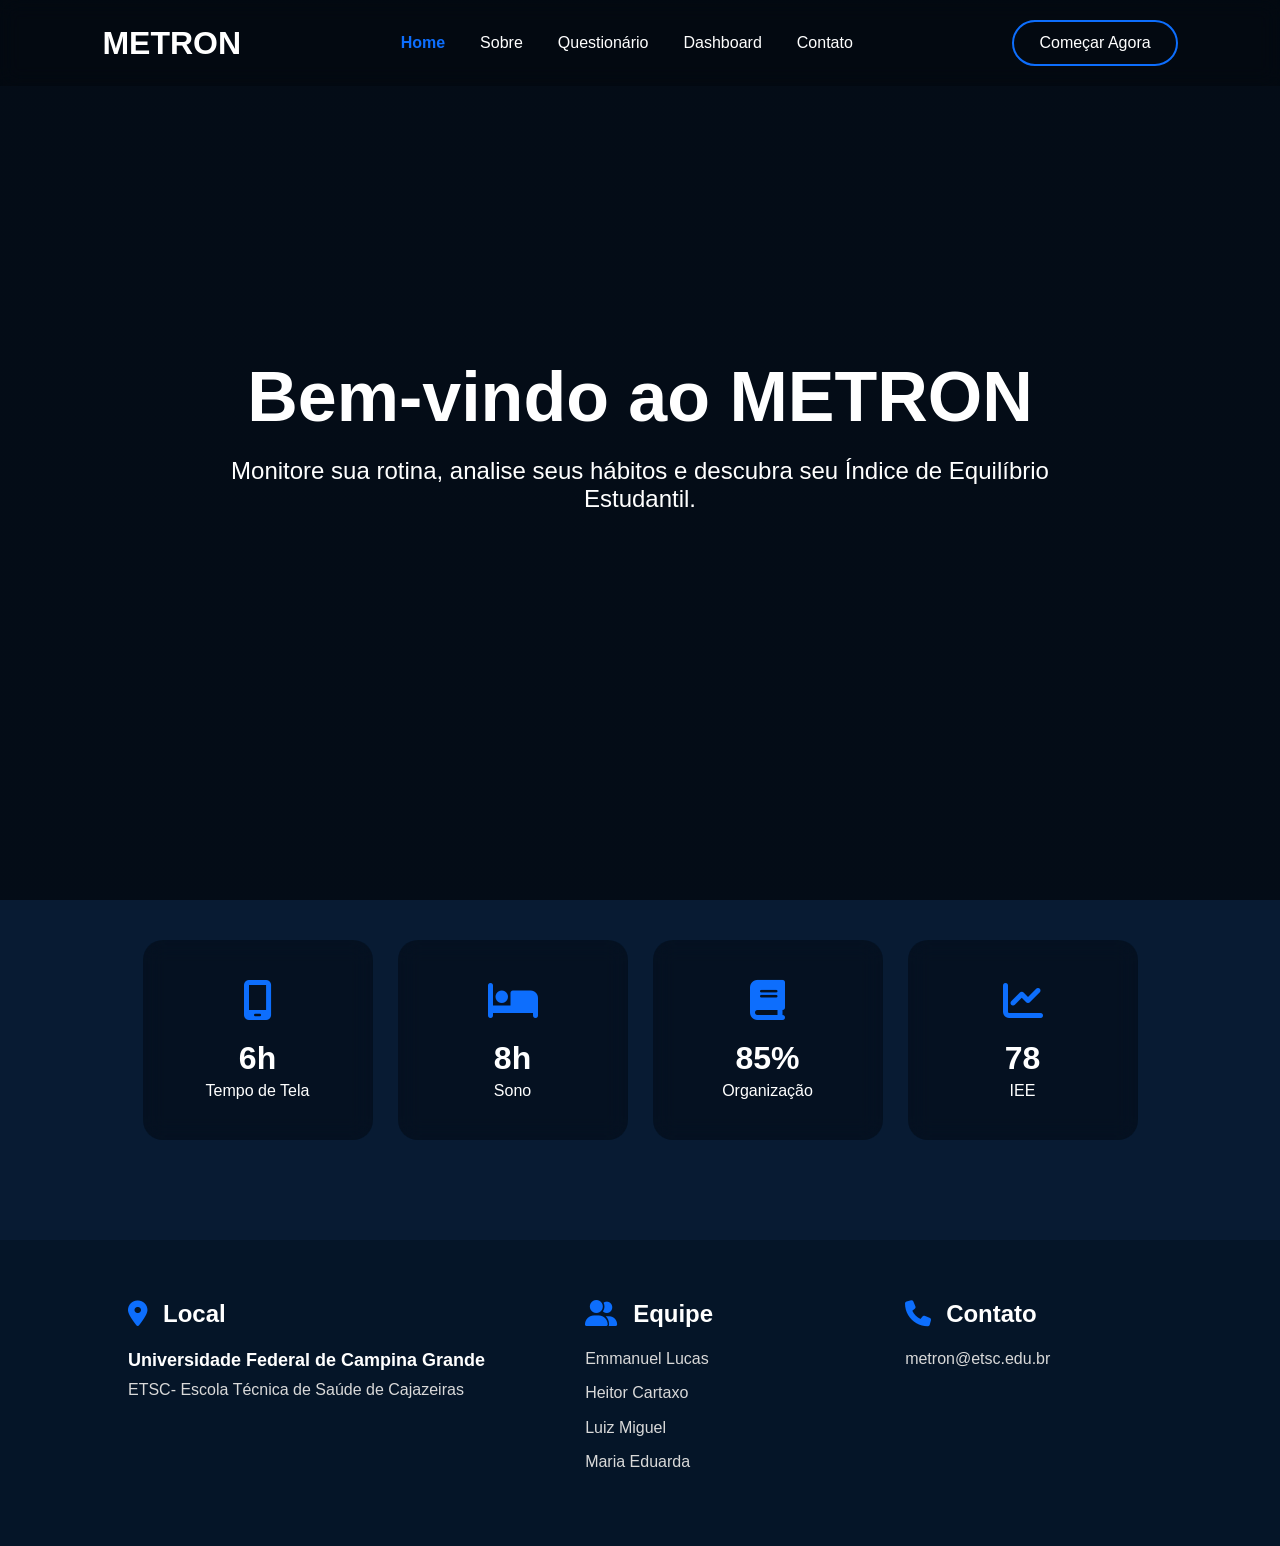
<file: index.html>
<!DOCTYPE html>
<html lang="pt-BR">
<head>
    <meta charset="UTF-8">
    <meta name="viewport" content="width=device-width, initial-scale=1.0">
    <title>METRON</title>

    <link rel="stylesheet" href="css/style.css">

    <link
    rel="stylesheet"
    href="https://cdnjs.cloudflare.com/ajax/libs/font-awesome/6.5.2/css/all.min.css">
 
    
</head>

<body>

<header>
    <div class="logo">METRON</div>

    <nav>
        <a href="index.html" style="color: #0d6efd; font-weight: bold;">Home</a>
        <a href="sobre.html">Sobre</a>
        <a href="formulario.html">Questionário</a>
        <a href="dashboard.html">Dashboard</a>
        <a href="#contato">Contato</a>
    </nav>

     <a href="formulario.html" class="btn-header">Começar Agora</a>
</header>

<section class="hero">

    <div class="overlay"></div>

    <div class="hero-content">

        <h1>Bem-vindo ao METRON</h1>

        <p>
            Monitore sua rotina, analise seus hábitos e descubra
            seu Índice de Equilíbrio Estudantil.
        </p>

        

    </div>

</section>

<section class="cards-home">

    <div class="card-home">
        <i class="fa-solid fa-mobile-screen"></i>
        <h2>6h</h2>
        <p>Tempo de Tela</p>
    </div>

    <div class="card-home">
        <i class="fa-solid fa-bed"></i>
        <h2>8h</h2>
        <p>Sono</p>
    </div>

    <div class="card-home">
        <i class="fa-solid fa-book"></i>
        <h2>85%</h2>
        <p>Organização</p>
    </div>

    <div class="card-home">
        <i class="fa-solid fa-chart-line"></i>
        <h2>78</h2>
        <p>IEE</p>
    </div>

</section>



<footer id="contato">

    <div class="footer-box">
            <div class="box-header">
                <i class="fa-solid fa-location-dot"></i>
                <h3>Local</h3>
            </div>
            <p class="texto-destaque">Universidade Federal de Campina Grande</p>
            <p>ETSC- Escola Técnica de Saúde de Cajazeiras</p>
        </div>

        <div class="footer-box">
            <div class="box-header">
                <i class="fa-solid fa-user-group"></i>
                <h3>Equipe</h3>
            </div>
            <p>Emmanuel Lucas</p>
            <p>Heitor Cartaxo</p>
            <p>Luiz Miguel</p>
            <p>Maria Eduarda</p>
        </div>

        <div class="footer-box">
            <div class="box-header">
                <i class="fa-solid fa-phone"></i>
                <h3>Contato</h3>
            </div>
            <p>metron@etsc.edu.br</p>
        </div>

</footer>

</body>
</html>
</file>
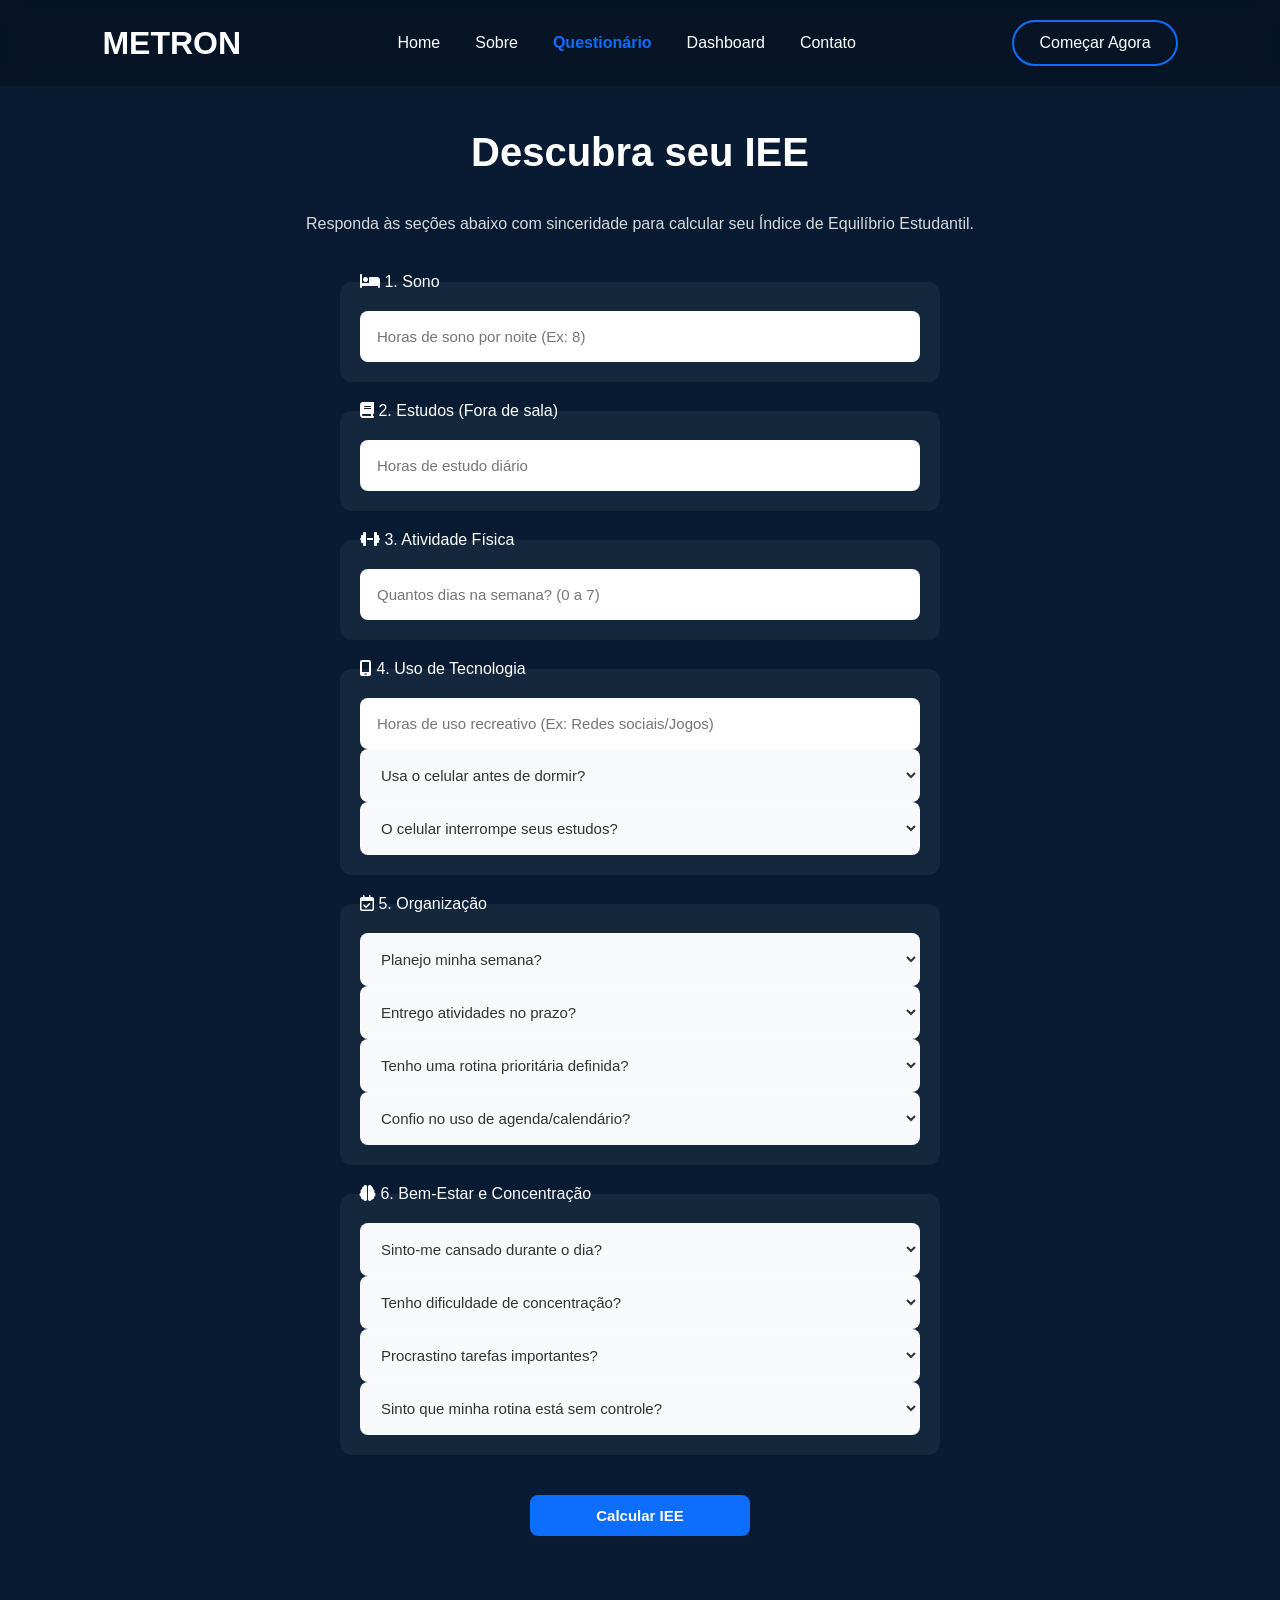
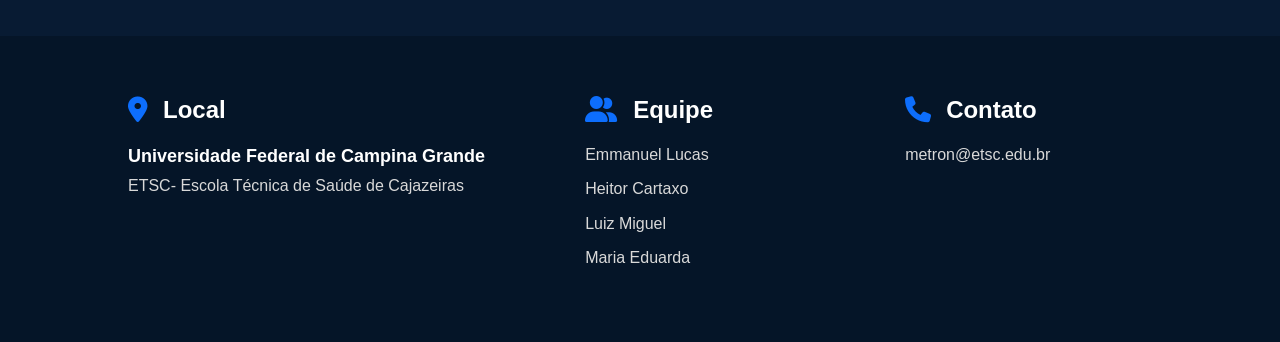
<file: formulario.html>
<!DOCTYPE html>
<html lang="pt-br">
<head>
    <meta charset="UTF-8">
    <meta name="viewport" content="width=device-width, initial-scale=1.0">
    <title>Questionário - METRON</title>
    <link rel="stylesheet" href="https://cdnjs.cloudflare.com/ajax/libs/font-awesome/6.4.0/css/all.min.css">
    <link rel="stylesheet" href="css/style.css">
</head>
<body>

    <header>
        <div class="logo">METRON</div>
        <nav>
            <a href="index.html">Home</a>
            <a href="sobre.html">Sobre</a>
            <a href="formulario.html" style="color: #0d6efd; font-weight: bold;">Questionário</a>
            <a href="dashboard.html">Dashboard</a>
            <a href="#contato">Contato</a>
        </nav>
        <a href="formulario.html" class="btn-header">Começar Agora</a>
    </header>

    <main class="questionario-container">
        <h1 class="titulo-questionario">Descubra seu IEE</h1>
        <p style="text-align: center; margin-bottom: 40px; color: #d9d9d9;">
            Responda às seções abaixo com sinceridade para calcular seu Índice de Equilíbrio Estudantil.
        </p>
        
        <form id="form-iee" class="form-estilizado">
            
            <fieldset>
                <legend><i class="fa-solid fa-bed"></i> 1. Sono</legend>
                <input type="number" id="sono" placeholder="Horas de sono por noite (Ex: 8)" min="0" max="24" required>
            </fieldset>

            <fieldset>
                <legend><i class="fa-solid fa-book"></i> 2. Estudos (Fora de sala)</legend>
                <input type="number" id="estudos" placeholder="Horas de estudo diário" min="0" max="24" required>
            </fieldset>

            <fieldset>
                <legend><i class="fa-solid fa-dumbbell"></i> 3. Atividade Física</legend>
                <input type="number" id="fisica" placeholder="Quantos dias na semana? (0 a 7)" min="0" max="7" required>
            </fieldset>

            <fieldset>
                <legend><i class="fa-solid fa-mobile-screen"></i> 4. Uso de Tecnologia</legend>
                <input type="number" id="tec_rec" placeholder="Horas de uso recreativo (Ex: Redes sociais/Jogos)" min="0" max="24" required>
                
                <select id="tec_dormir" required>
                    <option value="" disabled selected>Usa o celular antes de dormir?</option>
                    <option value="0">Nunca</option>
                    <option value="5">Raramente</option>
                    <option value="10">Às vezes</option>
                    <option value="15">Frequentemente</option>
                    <option value="20">Sempre</option>
                </select>

                <select id="tec_interrupcao" required>
                    <option value="" disabled selected>O celular interrompe seus estudos?</option>
                    <option value="0">Nunca</option>
                    <option value="10">Raramente</option>
                    <option value="20">Às vezes</option>
                    <option value="35">Frequentemente</option>
                    <option value="50">Sempre</option>
                </select>
            </fieldset>

            <fieldset>
                <legend><i class="fa-regular fa-calendar-check"></i> 5. Organização</legend>
                <select id="org1" required><option value="" disabled selected>Planejo minha semana?</option><option value="1">Nunca</option><option value="2">Raramente</option><option value="3">Às vezes</option><option value="4">Frequentemente</option><option value="5">Sempre</option></select>
                <select id="org2" required><option value="" disabled selected>Entrego atividades no prazo?</option><option value="1">Nunca</option><option value="2">Raramente</option><option value="3">Às vezes</option><option value="4">Frequentemente</option><option value="5">Sempre</option></select>
                <select id="org3" required><option value="" disabled selected>Tenho uma rotina prioritária definida?</option><option value="1">Nunca</option><option value="2">Raramente</option><option value="3">Às vezes</option><option value="4">Frequentemente</option><option value="5">Sempre</option></select>
                <select id="org4" required><option value="" disabled selected>Confio no uso de agenda/calendário?</option><option value="1">Nunca</option><option value="2">Raramente</option><option value="3">Às vezes</option><option value="4">Frequentemente</option><option value="5">Sempre</option></select>
            </fieldset>

            <fieldset>
                <legend><i class="fa-solid fa-brain"></i> 6. Bem-Estar e Concentração</legend>
                <select id="bem1" required><option value="" disabled selected>Sinto-me cansado durante o dia?</option><option value="5">Nunca</option><option value="4">Raramente</option><option value="3">Às vezes</option><option value="2">Frequentemente</option><option value="1">Sempre</option></select>
                <select id="bem2" required><option value="" disabled selected>Tenho dificuldade de concentração?</option><option value="5">Nunca</option><option value="4">Raramente</option><option value="3">Às vezes</option><option value="2">Frequentemente</option><option value="1">Sempre</option></select>
                <select id="bem3" required><option value="" disabled selected>Procrastino tarefas importantes?</option><option value="5">Nunca</option><option value="4">Raramente</option><option value="3">Às vezes</option><option value="2">Frequentemente</option><option value="1">Sempre</option></select>
                <select id="bem4" required><option value="" disabled selected>Sinto que minha rotina está sem controle?</option><option value="5">Nunca</option><option value="4">Raramente</option><option value="3">Às vezes</option><option value="2">Frequentemente</option><option value="1">Sempre</option></select>
            </fieldset>
            
            <button type="button" onclick="calcularIEE()">Calcular IEE</button>
        </form>

        <div id="resultado-iee" class="resultado-box" style="display: none;">
            <h2>Seu IEE é: <span id="valor-iee">0</span></h2>
            <p id="texto-interpretacao" style="margin-top:10px; font-size:18px; font-weight:bold;"></p>
        </div>
    </main>
    <footer id="contato">
        <div class="footer-box">
            <div class="box-header">
                <i class="fa-solid fa-location-dot"></i>
                <h3>Local</h3>
            </div>
            <p class="texto-destaque">Universidade Federal de Campina Grande</p>
            <p>ETSC- Escola Técnica de Saúde de Cajazeiras</p>
        </div>

        <div class="footer-box">
            <div class="box-header">
                <i class="fa-solid fa-user-group"></i>
                <h3>Equipe</h3>
            </div>
            <p>Emmanuel Lucas</p>
            <p>Heitor Cartaxo</p>
            <p>Luiz Miguel</p>
            <p>Maria Eduarda</p>
        </div>

        <div class="footer-box">
            <div class="box-header">
                <i class="fa-solid fa-phone"></i>
                <h3>Contato</h3>
            </div>
            <p>metron@etsc.edu.br</p>
        </div>
    </footer>
<script src="js/carcularIEE.js"></script>
</body>
</html>
</file>
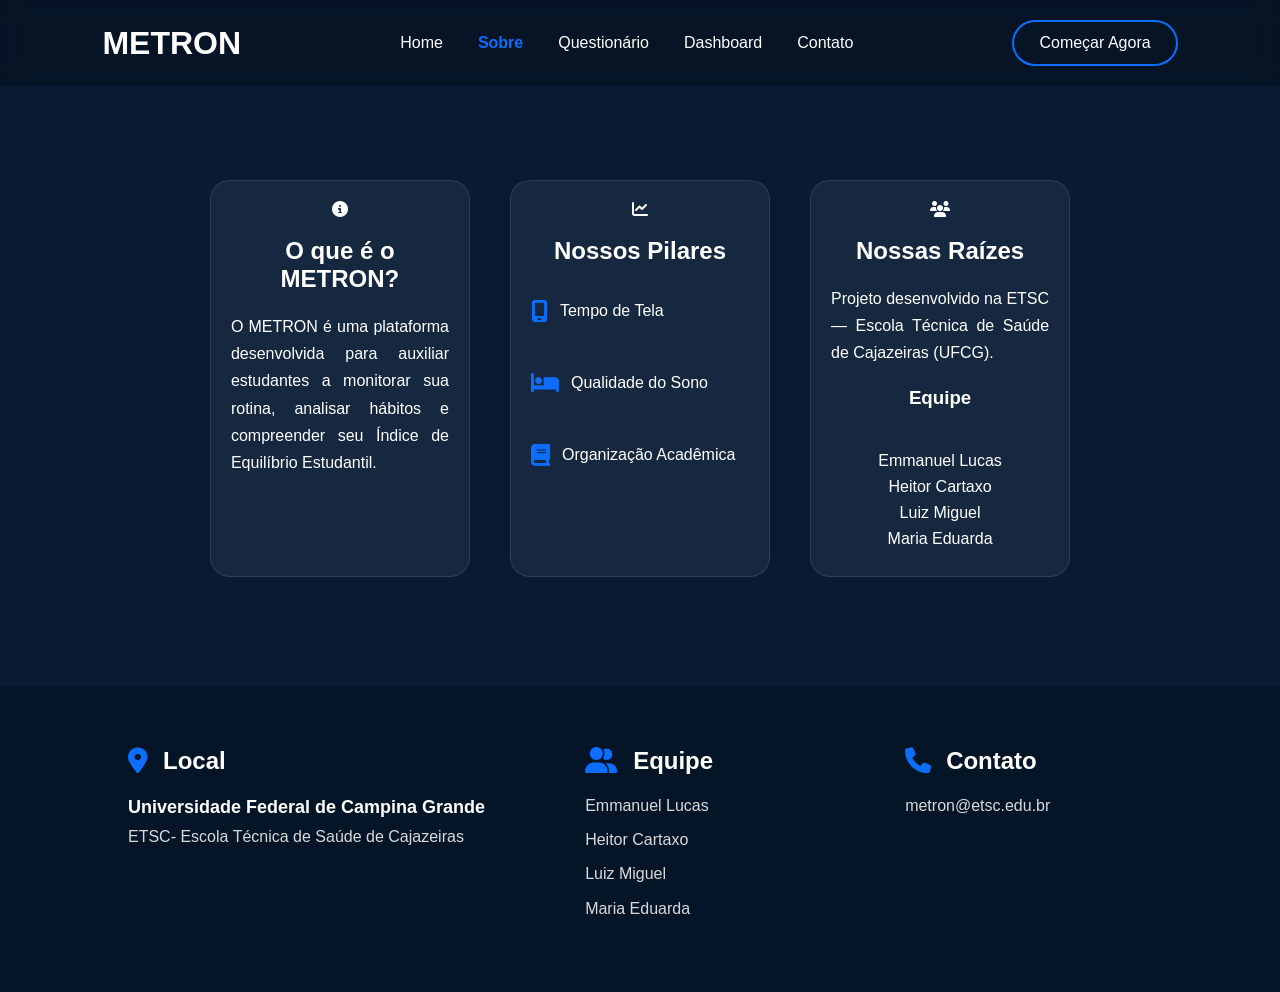
<file: sobre.html>
<!DOCTYPE html>
<html lang="pt-br">
<head>
    <meta charset="UTF-8">
    <meta name="viewport" content="width=device-width, initial-scale=1.0">
    <title>Sobre - METRON</title>
    <link rel="stylesheet" href="https://cdnjs.cloudflare.com/ajax/libs/font-awesome/6.4.0/css/all.min.css">
    <link rel="stylesheet" href="css/style.css">
</head>
<body>

    <header>
        <div class="logo">METRON</div>
        <nav>
            <a href="index.html" >Home</a>
            <a href="sobre.html" style="color: #0d6efd; font-weight: bold;">Sobre</a>
            <a href="formulario.html">Questionário</a>
            <a href="dashboard.html">Dashboard</a>
            <a href="#contato">Contato</a>
        </nav>
         <a href="formulario.html" class="btn-header">Começar Agora</a>
    </header>

<section class="sobre-container">

    <div class="cards">

        <div class="card">

            <i class="fa-solid fa-circle-info"></i>

            <h2>O que é o METRON?</h2>

            <p class="descricao-metron">
                O METRON é uma plataforma desenvolvida para auxiliar estudantes
                a monitorar sua rotina, analisar hábitos e compreender seu
                Índice de Equilíbrio Estudantil.
            </p>

        </div>

        <div class="card">

            <i class="fa-solid fa-chart-line"></i>

            <h2>Nossos Pilares</h2>

            <div class="pilar">
                <i class="fa-solid fa-mobile-screen"></i>
                <span>Tempo de Tela</span>
            </div>

            <div class="pilar">
                <i class="fa-solid fa-bed"></i>
                <span>Qualidade do Sono</span>
            </div>

            <div class="pilar">
                <i class="fa-solid fa-book"></i>
                <span>Organização Acadêmica</span>
            </div>

        </div>

        <div class="card">

            <i class="fa-solid fa-users"></i>

            <h2>Nossas Raízes</h2>

            <p class="descricao-metron">
                Projeto desenvolvido na ETSC —
                Escola Técnica de Saúde de Cajazeiras (UFCG).
            </p>

            <h3>Equipe</h3>

            <ul class="equipe">
                <li>Emmanuel Lucas</li>
                <li>Heitor Cartaxo</li>
                <li>Luiz Miguel</li>
                <li>Maria Eduarda</li>
            </ul>

        </div>

    </div>

</section>

<footer id="contato">
        <div class="footer-box">
            <div class="box-header">
                <i class="fa-solid fa-location-dot"></i>
                <h3>Local</h3>
            </div>
            <p class="texto-destaque">Universidade Federal de Campina Grande</p>
            <p>ETSC- Escola Técnica de Saúde de Cajazeiras</p>
        </div>

        <div class="footer-box">
            <div class="box-header">
                <i class="fa-solid fa-user-group"></i>
                <h3>Equipe</h3>
            </div>
            <p>Emmanuel Lucas</p>
            <p>Heitor Cartaxo</p>
            <p>Luiz Miguel</p>
            <p>Maria Eduarda</p>
        </div>

        <div class="footer-box">
            <div class="box-header">
                <i class="fa-solid fa-phone"></i>
                <h3>Contato</h3>
            </div>
            <p>metron@etsc.edu.br</p>
        </div>
    </footer>

</body>
</html>
</file>
<file: css/style.css>
* {
    margin: 0;
    padding: 0;
    box-sizing: border-box;
    font-family: 'Segoe UI', sans-serif;
}

body {
    background: #081b33;
    color: white;
}

/* =========================================
   HEADER
   ========================================= */

header {
    width: 100%;
    padding: 20px 8%;
    display: flex;
    justify-content: space-between;
    align-items: center;
    position: fixed;
    top: 0;
    z-index: 1000;
    background: rgba(0,0,0,.25);
    backdrop-filter: blur(10px);
}

.logo {
    font-size: 32px;
    font-weight: bold;
    color: white;
}

nav {
    display: flex;
    gap: 35px;
}

nav a {
    text-decoration: none;
    color: white;
    transition: .3s;
}

nav a:hover {
    color: #0d6efd;
}

.btn-header {
    padding: 12px 25px;
    border: 2px solid #0d6efd;
    background: transparent;
    color: white;
    border-radius: 30px;
    cursor: pointer;
    text-decoration: none;
    display: inline-block;
}

/* =========================================
   HERO
   ========================================= */

.hero {
    height: 100vh;
    background: linear-gradient(rgba(0,0,0,.55), rgba(0,0,0,.55)), url("https://images.unsplash.com/photo-1522202176988-66273c2fd55f");
    background-size: cover;
    background-position: center;
    display: flex;
    justify-content: center;
    align-items: center;
    text-align: center;
}

.hero-content {
    width: 70%;
}

.hero h1 {
    font-size: 70px;
    margin-bottom: 20px;
}

.hero p {
    font-size: 24px;
    margin-bottom: 30px;
}

.hero button {
    padding: 15px 35px;
    border: none;
    border-radius: 30px;
    background: #0d6efd;
    color: white;
    font-size: 18px;
    cursor: pointer;
}

/* =========================================
   CARDS
   ========================================= */

.card-home{
    width: 230px;
    height: 200px;

    background: rgba(0,0,0,0.35);
    backdrop-filter: blur(10px);

    border-radius: 20px;

    display: flex;
    flex-direction: column;
    justify-content: center;
    align-items: center;

    transition: .4s;
}

.cards-home{
    display: flex;
    justify-content: center;
    gap: 25px;
    flex-wrap: wrap;
    margin-top: 40px;
    margin-bottom:100px;
}

.card-home i{
    font-size: 40px;
    color: #0D6EFD;
    margin-bottom: 15px;
}

.card-home h2{
    font-size: 32px;
    font-weight: 700;
    margin: 5px 0;
}

.card-home p{
    font-size: 16px;
    margin: 0;
}

/* =========================================
   SEÇÕES GERAIS
   ========================================= */

.sobre,
.formulario,
.dashboard {
    padding: 80px 10%;
    text-align: center;
}

.sobre h2,
.formulario h2,
.dashboard h2 {
    font-size: 40px;
    margin-bottom: 25px;
}

.sobre p {
    max-width: 900px;
    margin: auto;
    line-height: 1.8;
}

/* =========================================
   FORMULÁRIO
   ========================================= */

form {
    max-width: 600px;
    margin: auto;
    display: flex;
    flex-direction: column;
    gap: 20px;
}

form input {
    padding: 15px;
    border: none;
    border-radius: 10px;
}

form button {
    padding: 15px;
    border: none;
    border-radius: 10px;
    background: #0d6efd;
    color: white;
    cursor: pointer;
}



/* =========================================
   PÁGINA: SOBRE (Exclusivo da página sobre.html)
   ========================================= */
/* Container principal */
.sobre-container {
    padding: 120px 10% 50px;
    text-align: center;
}
.cards {
    max-width:1200px;
    margin:0 auto;
    max-width:1200px;
    margin:0 auto;
    padding:60px 8%;
    display: flex;
    justify-content: center;
    align-items:stretch;
    gap: 40px;
    flex-wrap: wrap;
}

.card {
    flex:1;
    width:280px;
    background: rgba(255,255,255,0.06);
    border: 1px solid rgba(255,255,255,0.1);
    border-radius: 20px;
    padding: 20px;
    display: flex;
    flex-direction: column;
    align-items: center;
    text-align: center;
    gap: 20px;
}

.descricao-metron{
    text-align: justify;
    text-justify: inter-word;
    line-height: 1.7;
}
.pilar{
    display:flex;
    align-items:center;
    gap:12px;

    width:100%;
    margin:15px 0;
}

.pilar i{
    color:#0D6EFD;
    font-size:22px;
    
}

.equipe{
    list-style:none;
    margin-top:15px;
}

.equipe li{
    margin:8px 0;
}

/* =========================================
   PÁGINA: QUESTIONÁRIO
   ========================================= */

.questionario-container {
    padding: 130px 5% 80px; /* Espaço pro cabeçalho fixo */
    max-width: 800px;
    margin: 0 auto;
    min-height: 80vh;
}

.titulo-questionario {
    text-align: center;
    font-size: 40px;
    color: #ffffff;
    margin-bottom: 40px;
    font-weight: bold;
}

.form-estilizado {
    display: grid;
    grid-template-columns: 1fr 1fr; /* Divide em duas colunas */
    gap: 20px;
    margin-top: 30px;
}

.form-estilizado input, 
.form-estilizado select {
    width: 100%;
    padding: 16px;
    border-radius: 8px;
    border: 1px solid rgba(255,255,255,0.1);
    background: #ffffff;
    color: #333;
    font-size: 15px;
    outline: none;
    transition: 0.3s;
}

fieldset {
    grid-column: span 2;
    border: none;
    background: rgba(255, 255, 255, 0.05);
    padding: 20px;
    border-radius: 12px;
}

.form-estilizado input:focus {
    border-color: #0d6efd;
    box-shadow: 0 0 8px rgba(13, 110, 253, 0.3);
}


.form-estilizado select {
    background-color: #f8f9fa;
    cursor: pointer;
}

.form-estilizado button {
    display: block;          
    grid-column: span 2;     
    width: 220px;            
    margin: 20px auto;       
    padding: 12px 0;         
    font-size: 15px;         
    font-weight: 600;       
    background-color: #0d6efd;
    color: #ffffff;
    border: none;
    border-radius: 8px;      
    cursor: pointer;
    transition: all 0.3s ease;
}


.form-estilizado button:hover {
    background-color: #0b5ed7;
    transform: translateY(-2px); /* Efeito suave de subida */
    box-shadow: 0 4px 8px rgba(13, 110, 253, 0.2);
}

.resultado-box {
    margin-top: 40px;
    text-align: center;
    background: rgba(255, 255, 255, 0.08);
    backdrop-filter: blur(15px);
    padding: 30px;
    border-radius: 15px;
}

.resultado-box h2 {
    color: #ffffff;
    font-size: 35px;
}

.resultado-box span {
    color: #0d6efd;
    font-weight: bold;
}

/* =========================================
   PÁGINA: DASHBOARD
   ========================================= */

.dashboard-container {
    padding: 120px 5% 50px;
    max-width: 1000px;
    margin: 0 auto;
}

.dashboard-header {
    text-align: center;
    margin-bottom: 40px;
}

.dashboard-header h1 {
    font-size: 36px;
    color: #ffffff;
}

.dashboard-header p {
    color: #a0a0a0;
    font-size: 16px;
}

/* Grid de Cards do Dashboard */
.dashboard-grid {
    display: grid;
    grid-template-columns: 1fr 1fr;
    gap: 30px;
    align-items: start;
}

.dash-card {
    background: rgba(255, 255, 255, 0.05);
    padding: 30px;
    border-radius: 15px;
    border: 1px solid rgba(255, 255, 255, 0.1);
    box-shadow: 0 10px 30px rgba(0, 0, 0, 0.2);
}

.dash-card h3 {
    color: #0d6efd;
    margin-bottom: 25px;
    font-size: 20px;
    border-bottom: 1px solid rgba(255,255,255,0.1);
    padding-bottom: 10px;
}

/* Container do Gráfico */
.chart-container {
    position: relative;
    height: 250px;
    width: 100%;
    display: flex;
    justify-content: center;
    align-items: center;
}

/* Texto sobreposto no meio do gráfico */
.valor-central {
    position: absolute;
    top: 60%; /* Desce o texto para o meio da meia-lua */
    left: 50%;
    transform: translate(-50%, -50%);
    text-align: center;
    width: 100%;
}

.valor-central span {
    display: block;
    font-size: 60px;
    font-weight: bold;
    line-height: 1;
}

.valor-central small {
    color: #d9d9d9;
    font-size: 16px;
    font-weight: 500;
}

/* Lista de Escala */
.escala-lista {
    list-style: none;
    padding: 0;
    margin-bottom: 25px;
}

.escala-lista li {
    display: flex;
    align-items: center;
    gap: 10px;
    margin-bottom: 12px;
    color: #e0e0e0;
    font-size: 15px;
}

.cor-indicador {
    width: 16px;
    height: 16px;
    border-radius: 4px;
    display: inline-block;
}

/* Caixa de Dicas */
.alerta-box {
    background: rgba(13, 110, 253, 0.1);
    border-left: 4px solid #0d6efd;
    padding: 15px;
    border-radius: 0 8px 8px 0;
    color: #ffffff;
    font-size: 14px;
    display: flex;
    gap: 15px;
    align-items: center;
}

.alerta-box i {
    font-size: 24px;
    color: #0d6efd;
}


/* =========================================
   FOOTER
   ========================================= */

footer {
    background: #051528; 
    padding: 60px 10%;
    display: flex;
    justify-content: flex-start;
    gap: 100px; 
    flex-wrap: wrap;
    color: #ffffff; 
}

.footer-box {
    min-width: 220px;
}

.box-header {
    display: flex;
    align-items: center; 
    gap: 15px; 
    margin-bottom: 20px; 
}

.box-header i {
    font-size: 26px;
    color: #0D6EFD; 
}

.box-header h3 {
    font-size: 24px;
    font-weight: bold;
}

.footer-box p {
    margin-bottom: 12px;
    color: #d9d9d9; 
    font-size: 16px;
    line-height: 1.4;
}

.footer-box .texto-destaque {
    font-weight: bold;
    color: #ffffff;
    font-size: 18px;
    margin-bottom: 6px;
}

/* Responsividade Geral */
@media (max-width: 768px) {
    footer {
        gap: 40px;
        flex-direction: column;
    }
    
    .sobre-conteudo {
        flex-direction: column;
    }
}
</file>
